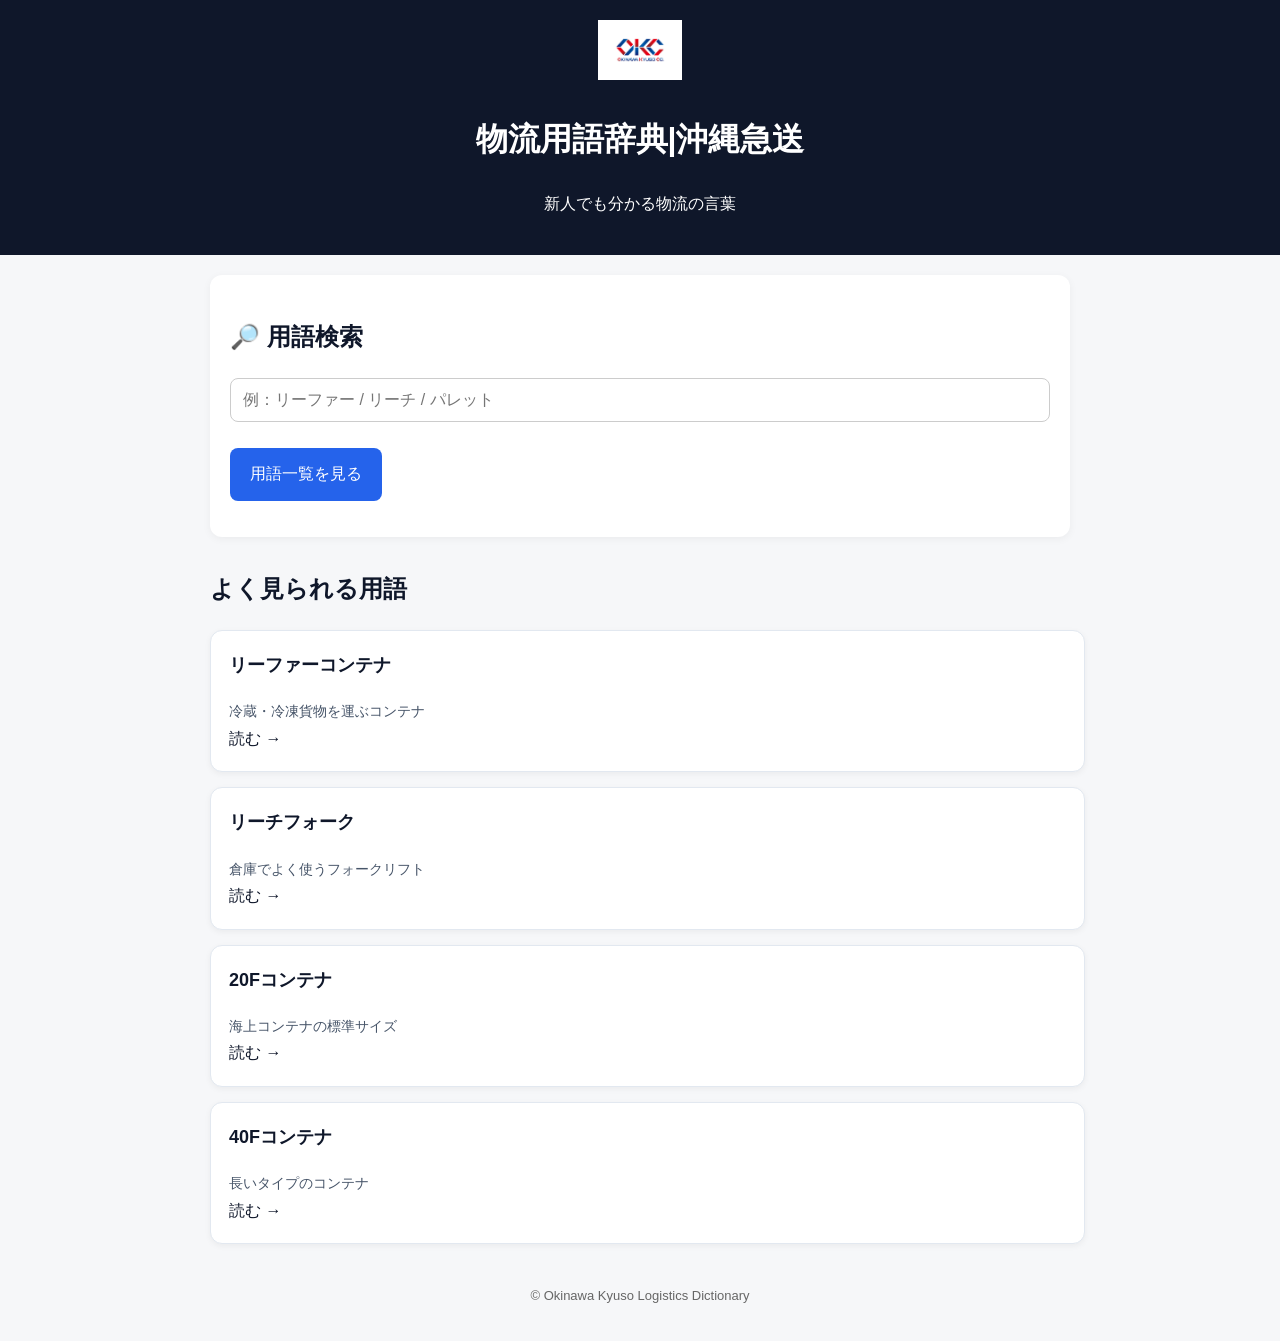
<file: index.html>
<!doctype html>
<html lang="ja">
<head>
  <meta name="robots" content="noindex,nofollow">
<meta charset="utf-8">
<meta name="viewport" content="width=device-width, initial-scale=1">
<title>物流用語辞典/沖縄急送</title>

<link rel="stylesheet" href="assets/css/style.css">

<style>

body{
font-family:-apple-system,BlinkMacSystemFont,"Segoe UI",Roboto,"Noto Sans JP",sans-serif;
margin:0;
background:#f6f7f9;
}

header{
background:#0f172a;
color:white;
padding:20px;
text-align:center;
}

.container{
max-width:900px;
margin:auto;
padding:20px;
}

.search-box{
background:white;
padding:20px;
border-radius:12px;
margin-bottom:30px;
box-shadow:0 2px 8px rgba(0,0,0,0.05);
}

.search-box input{
width:100%;
padding:12px;
font-size:16px;
border-radius:8px;
border:1px solid #ccc;
}

.button{
display:inline-block;
margin-top:10px;
padding:12px 20px;
background:#2563eb;
color:white;
border-radius:8px;
text-decoration:none;
}

.grid{
display:grid;
grid-template-columns:repeat(auto-fit,minmax(200px,1fr));
gap:15px;
}

.card{
background:white;
padding:18px;
border-radius:12px;
box-shadow:0 2px 6px rgba(0,0,0,0.05);
}

.card h3{
margin-top:0;
font-size:18px;
}

footer{
text-align:center;
font-size:13px;
color:#666;
margin-top:40px;
}

</style>
</head>


<body>

<header>
  <img src="assets/img/okinawakyuso_corporate_logo_logo.jpg" height="60">
<h1>物流用語辞典|沖縄急送</h1>
<p>新人でも分かる物流の言葉</p>
</header>


<div class="container">

<div class="search-box">

<h2>🔎 用語検索</h2>

<input
type="text"
placeholder="例：リーファー / リーチ / パレット"
onkeypress="if(event.key==='Enter'){location.href='terms/?q='+this.value}"
>

<p>
<a class="button" href="terms/index.html">
用語一覧を見る
</a>
</p>

</div>


<h2>よく見られる用語</h2>

<div class="grid">

<div class="card">
<h3>リーファーコンテナ</h3>
<p>冷蔵・冷凍貨物を運ぶコンテナ</p>
<a href="terms/reefer-container.html">読む →</a>
</div>

<div class="card">
<h3>リーチフォーク</h3>
<p>倉庫でよく使うフォークリフト</p>
<a href="terms/reach-forklift.html">読む →</a>
</div>

<div class="card">
<h3>20Fコンテナ</h3>
<p>海上コンテナの標準サイズ</p>
<a href="terms/20ft-container.html">読む →</a>
</div>

<div class="card">
<h3>40Fコンテナ</h3>
<p>長いタイプのコンテナ</p>
<a href="terms/40ft-container.html">読む →</a>
</div>

</div>


<footer>
<p>© Okinawa Kyuso Logistics Dictionary</p>
</footer>

</div>

</body>
</html>
</file>
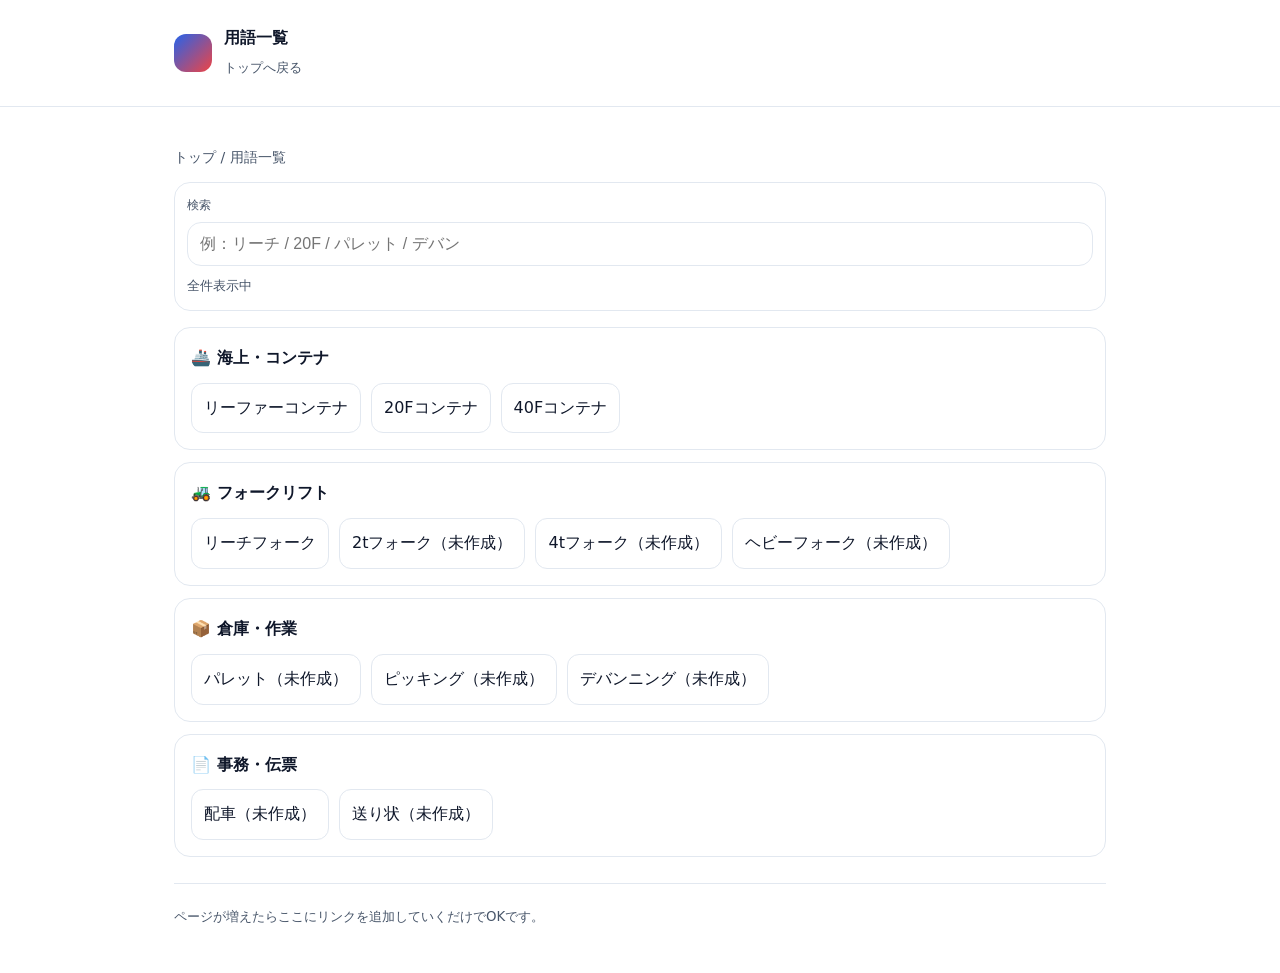
<file: terms/index.html>
<!doctype html>
<html lang="ja">
<head>
  <meta charset="utf-8" />
  <meta name="viewport" content="width=device-width, initial-scale=1" />
  <title>用語一覧 | 物流用語辞典</title>
  <link rel="stylesheet" href="../assets/css/style.css">
</head>
<body>

<header class="header">
  <div class="wrap header-inner">
    <div class="brand">
      <div class="logo" aria-hidden="true"></div>
      <div>
        <div class="brand-title">用語一覧</div>
        <small><a href="../index.html">トップへ戻る</a></small>
      </div>
    </div>
  </div>
</header>

<main class="wrap">
  <p class="breadcrumb">トップ / 用語一覧</p>

  <div class="searchbar">
    <label class="searchlabel" for="termSearch">検索</label>
    <input id="termSearch" class="searchinput" type="search" placeholder="例：リーチ / 20F / パレット / デバン" autocomplete="off">
    <div id="searchResult" class="searchresult">全件表示中</div>
  </div>

  <section class="section" id="container">
    <h2>🚢 海上・コンテナ</h2>
    <div class="related">
      <a class="term-link" href="reefer-container.html">リーファーコンテナ</a>
      <a class="term-link" href="20ft-container.html">20Fコンテナ</a>
      <a class="term-link" href="40ft-container.html">40Fコンテナ</a>
    </div>
  </section>

  <section class="section" id="forklift">
    <h2>🚜 フォークリフト</h2>
    <div class="related">
      <a class="term-link" href="reach-forklift.html">リーチフォーク</a>
      <a class="term-link" href="2t-forklift.html">2tフォーク（未作成）</a>
      <a class="term-link" href="4t-forklift.html">4tフォーク（未作成）</a>
      <a class="term-link" href="heavy-forklift.html">ヘビーフォーク（未作成）</a>
    </div>
  </section>

  <section class="section" id="warehouse">
    <h2>📦 倉庫・作業</h2>
    <div class="related">
      <a class="term-link" href="pallet.html">パレット（未作成）</a>
      <a class="term-link" href="picking.html">ピッキング（未作成）</a>
      <a class="term-link" href="devanning.html">デバンニング（未作成）</a>
    </div>
  </section>

  <section class="section" id="office">
    <h2>📄 事務・伝票</h2>
    <div class="related">
      <a class="term-link" href="haisha.html">配車（未作成）</a>
      <a class="term-link" href="waybill.html">送り状（未作成）</a>
    </div>
  </section>

  <div class="footer">
    <small>ページが増えたらここにリンクを追加していくだけでOKです。</small>
  </div>
</main>

<script src="../assets/js/terms-search.js"></script>
</body>
</html>
</file>
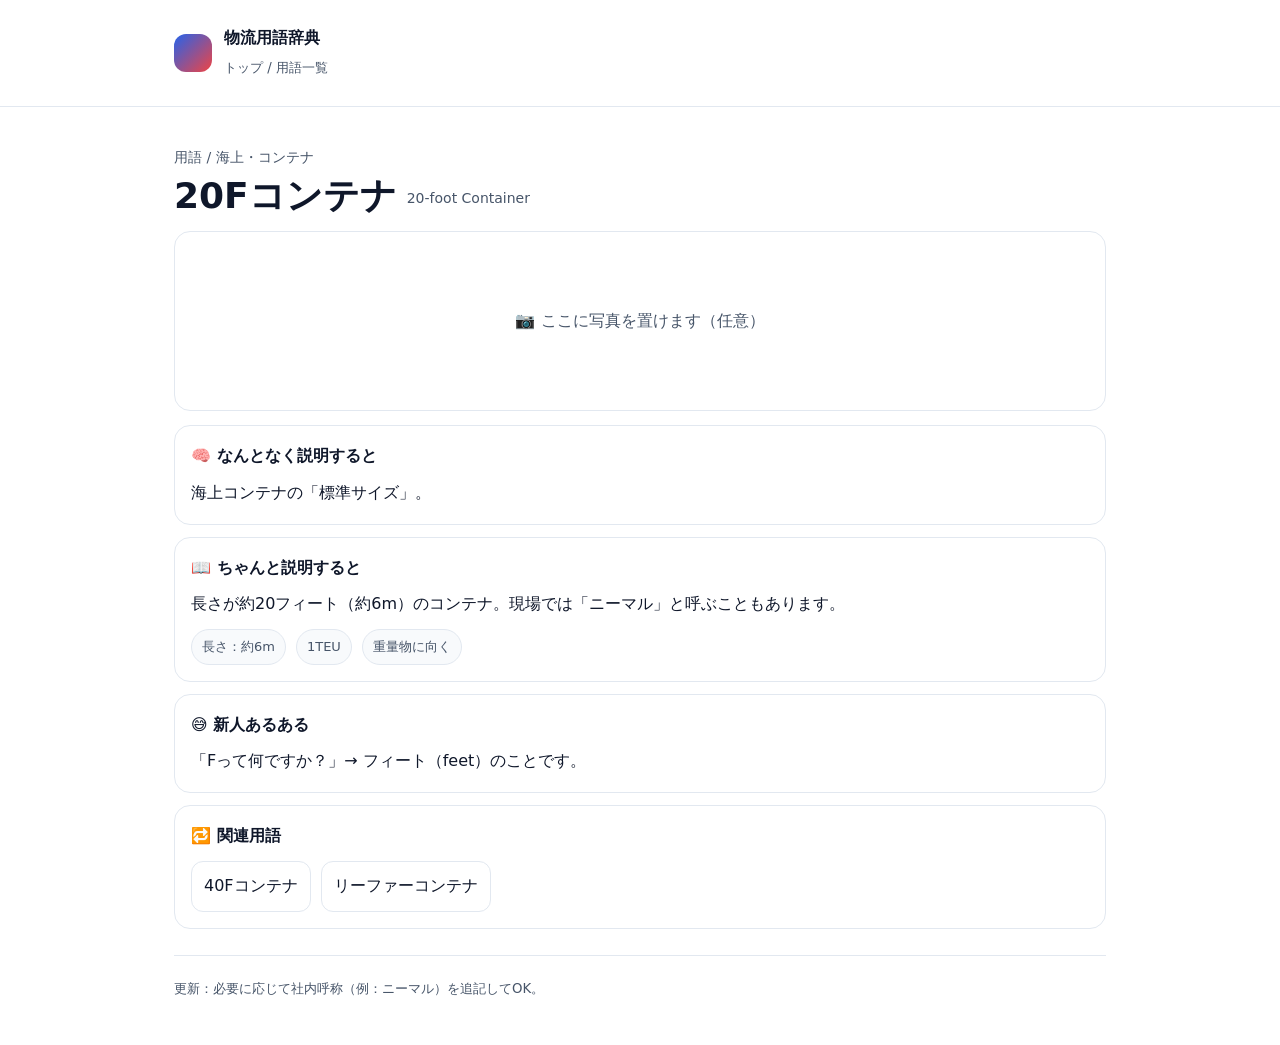
<file: terms/20ft-container.html>
<!doctype html>
<html lang="ja">
<head>
  <meta charset="utf-8" />
  <meta name="viewport" content="width=device-width, initial-scale=1" />
  <title>20Fコンテナ | 物流用語辞典</title>
  <link rel="stylesheet" href="../assets/css/style.css">
</head>
<body>

<header class="header">
  <div class="wrap header-inner">
    <div class="brand">
      <div class="logo" aria-hidden="true"></div>
      <div>
        <div class="brand-title">物流用語辞典</div>
        <small><a href="../index.html">トップ</a> / <a href="index.html">用語一覧</a></small>
      </div>
    </div>
  </div>
</header>

<main class="wrap">
  <p class="breadcrumb">用語 / 海上・コンテナ</p>

  <div class="term-title">
    <h1>20Fコンテナ</h1>
    <div class="term-sub">20-foot Container</div>
  </div>

  <div class="term-cover">📷 ここに写真を置けます（任意）</div>

  <section class="section">
    <h2>🧠 なんとなく説明すると</h2>
    <p>海上コンテナの「標準サイズ」。</p>
  </section>

  <section class="section">
    <h2>📖 ちゃんと説明すると</h2>
    <p>長さが約20フィート（約6m）のコンテナ。現場では「ニーマル」と呼ぶこともあります。</p>
    <div class="meta-row">
      <span class="tag">長さ：約6m</span>
      <span class="tag">1TEU</span>
      <span class="tag">重量物に向く</span>
    </div>
  </section>

  <section class="section">
    <h2>😅 新人あるある</h2>
    <p>「Fって何ですか？」→ フィート（feet）のことです。</p>
  </section>

  <section class="section">
    <h2>🔁 関連用語</h2>
    <div class="related">
      <a href="40ft-container.html">40Fコンテナ</a>
      <a href="reefer-container.html">リーファーコンテナ</a>
    </div>
  </section>

  <div class="footer">
    <small>更新：必要に応じて社内呼称（例：ニーマル）を追記してOK。</small>
  </div>
</main>

</body>
</html>
</file>
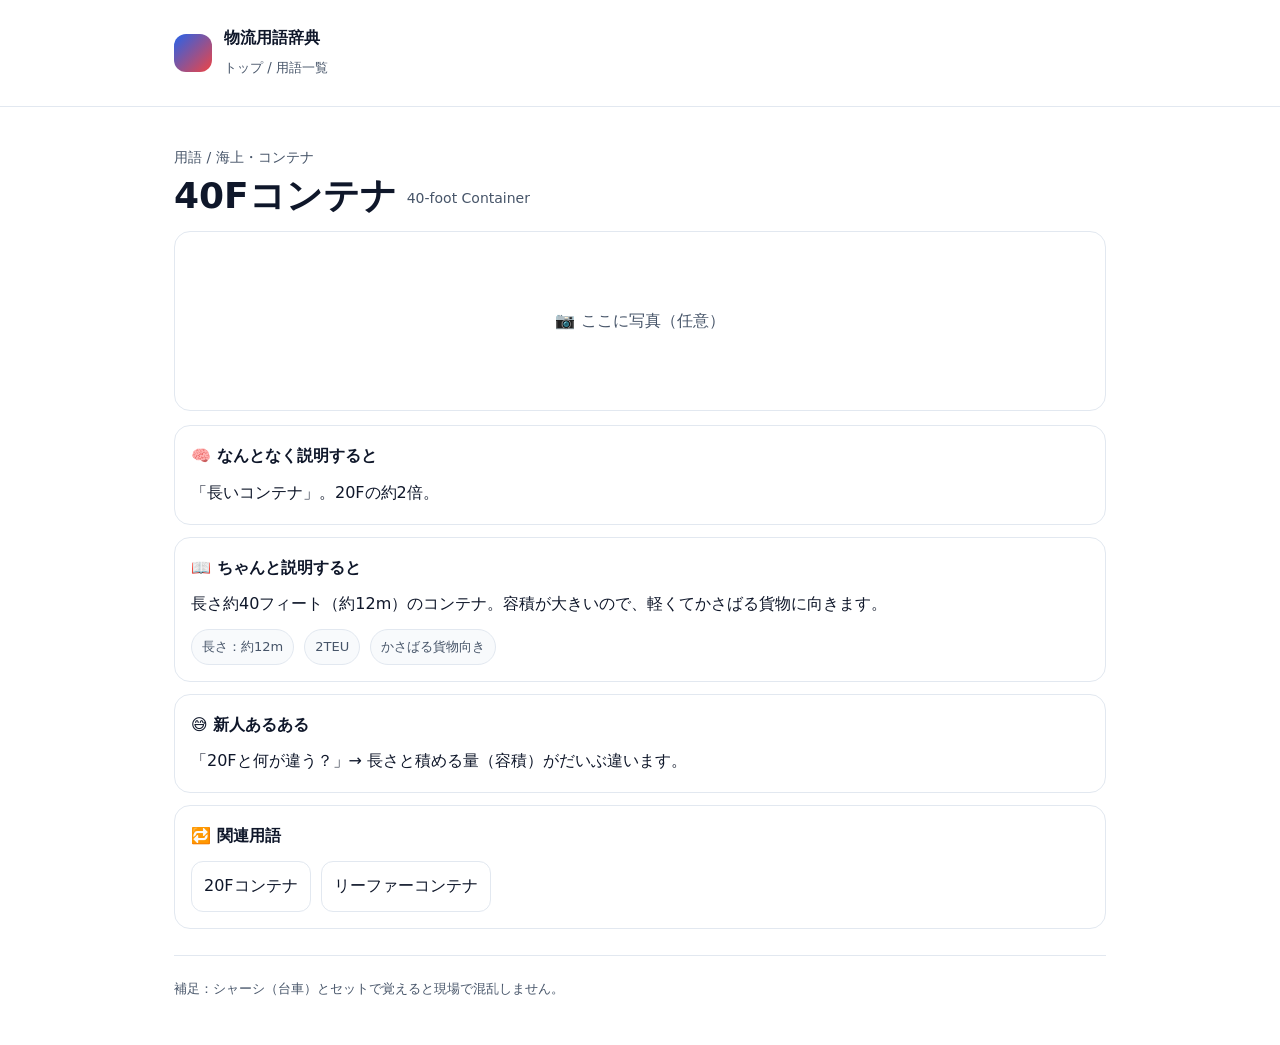
<file: terms/40ft-container.html>
<!doctype html>
<html lang="ja">
<head>
  <meta charset="utf-8" />
  <meta name="viewport" content="width=device-width, initial-scale=1" />
  <title>40Fコンテナ | 物流用語辞典</title>
  <link rel="stylesheet" href="../assets/css/style.css">
</head>
<body>

<header class="header">
  <div class="wrap header-inner">
    <div class="brand">
      <div class="logo" aria-hidden="true"></div>
      <div>
        <div class="brand-title">物流用語辞典</div>
        <small><a href="../index.html">トップ</a> / <a href="index.html">用語一覧</a></small>
      </div>
    </div>
  </div>
</header>

<main class="wrap">
  <p class="breadcrumb">用語 / 海上・コンテナ</p>

  <div class="term-title">
    <h1>40Fコンテナ</h1>
    <div class="term-sub">40-foot Container</div>
  </div>

  <div class="term-cover">📷 ここに写真（任意）</div>

  <section class="section">
    <h2>🧠 なんとなく説明すると</h2>
    <p>「長いコンテナ」。20Fの約2倍。</p>
  </section>

  <section class="section">
    <h2>📖 ちゃんと説明すると</h2>
    <p>長さ約40フィート（約12m）のコンテナ。容積が大きいので、軽くてかさばる貨物に向きます。</p>
    <div class="meta-row">
      <span class="tag">長さ：約12m</span>
      <span class="tag">2TEU</span>
      <span class="tag">かさばる貨物向き</span>
    </div>
  </section>

  <section class="section">
    <h2>😅 新人あるある</h2>
    <p>「20Fと何が違う？」→ 長さと積める量（容積）がだいぶ違います。</p>
  </section>

  <section class="section">
    <h2>🔁 関連用語</h2>
    <div class="related">
      <a href="20ft-container.html">20Fコンテナ</a>
      <a href="reefer-container.html">リーファーコンテナ</a>
    </div>
  </section>

  <div class="footer">
    <small>補足：シャーシ（台車）とセットで覚えると現場で混乱しません。</small>
  </div>
</main>

</body>
</html>
</file>
<file: assets/css/style.css>
:root{
  --bg:#ffffff;
  --text:#0f172a;
  --muted:#475569;
  --line:#e2e8f0;
  --card:#f8fafc;
  --accent:#2563eb;
  --accent2:#ef4444;
  --radius:16px;
}

*{box-sizing:border-box}
html,body{margin:0;padding:0}
body{
  font-family: system-ui, -apple-system, "Segoe UI", "Hiragino Kaku Gothic ProN", "Noto Sans JP", "Yu Gothic", sans-serif;
  color:var(--text);
  background:var(--bg);
  line-height:1.8;
}

a{color:inherit;text-decoration:none}
a:hover{color:var(--accent)}
small{color:var(--muted)}

.wrap{max-width:980px;margin:0 auto;padding:24px}
.header{
  position:sticky; top:0; background:rgba(255,255,255,.92);
  backdrop-filter: blur(6px);
  border-bottom:1px solid var(--line);
  z-index:10;
}
.header-inner{display:flex;gap:16px;align-items:center;justify-content:space-between}
.brand{display:flex;gap:12px;align-items:center}
.logo{
  width:38px;height:38px;border-radius:12px;
  background:linear-gradient(135deg,var(--accent),var(--accent2));
}
.brand-title{font-weight:800}
.nav{display:flex;gap:14px;flex-wrap:wrap}
.nav a{padding:8px 10px;border-radius:12px}
.nav a:hover{background:var(--card)}

.hero{padding:26px 0 8px}
.hero h1{font-size:clamp(24px, 4vw, 40px);line-height:1.2;margin:0 0 10px}
.hero p{margin:0;color:var(--muted)}
.badges{display:flex;gap:10px;flex-wrap:wrap;margin-top:14px}
.badge{
  display:inline-flex;align-items:center;gap:8px;
  border:1px solid var(--line);
  background:#fff;
  padding:6px 10px;border-radius:999px;font-size:14px;color:var(--muted)
}
.grid{display:grid;grid-template-columns:repeat(12,1fr);gap:14px;margin:18px 0 32px}
.card{
  grid-column:span 6;
  border:1px solid var(--line);
  background:var(--card);
  border-radius:var(--radius);
  padding:16px;
}
.card h2{margin:0 0 8px;font-size:18px}
.card p{margin:0;color:var(--muted);font-size:14px}
.card .list{margin:12px 0 0;padding:0;list-style:none;display:grid;gap:8px}
.pill{
  display:flex;align-items:center;justify-content:space-between;gap:12px;
  background:#fff;border:1px solid var(--line);
  padding:10px 12px;border-radius:14px;
}
.pill span{color:var(--muted);font-size:13px}

@media (max-width:840px){
  .card{grid-column:span 12}
  .nav{display:none}
}

.footer{border-top:1px solid var(--line);padding:18px 0;margin-top:26px;color:var(--muted)}
.kbd{font-family:ui-monospace, SFMono-Regular, Menlo, Monaco, Consolas, "Liberation Mono", "Courier New", monospace;
  border:1px solid var(--line);background:#fff;border-bottom-width:2px;
  padding:2px 6px;border-radius:8px;font-size:12px;color:var(--muted)
}

/* term page */
.breadcrumb{margin:14px 0 4px;color:var(--muted);font-size:14px}
.term-title{display:flex;gap:10px;align-items:flex-end;flex-wrap:wrap}
.term-title h1{margin:0;font-size:clamp(24px, 3.2vw, 36px);line-height:1.2}
.term-sub{color:var(--muted);font-size:14px;margin-bottom:6px}
.term-cover{
  margin:14px 0;
  border:1px solid var(--line);
  border-radius:var(--radius);
  overflow:hidden;
  background:#fff;
  min-height:180px;
  display:grid;place-items:center;
  color:var(--muted);
}
.section{
  border:1px solid var(--line);
  border-radius:var(--radius);
  background:#fff;
  padding:16px;
  margin:12px 0;
}
.section h2{margin:0 0 8px;font-size:16px}
.section p{margin:0}
.meta-row{display:flex;gap:10px;flex-wrap:wrap;margin-top:10px}
.tag{
  border:1px solid var(--line);
  background:var(--card);
  padding:5px 10px;border-radius:999px;font-size:13px;color:var(--muted)
}
.related{display:flex;gap:10px;flex-wrap:wrap;margin-top:10px}
.related a{border:1px solid var(--line);background:#fff;padding:8px 10px;border-radius:12px}
/* === Search bar (terms list) === */
.searchbar{
  position: sticky;
  top: 68px; /* ヘッダーの下に固定 */
  z-index: 9;
  margin: 12px 0 16px;
  padding: 12px;
  border: 1px solid var(--line);
  background: rgba(255,255,255,.92);
  backdrop-filter: blur(6px);
  border-radius: var(--radius);
}
.searchlabel{
  display:block;
  font-size: 12px;
  color: var(--muted);
  margin-bottom: 6px;
}
.searchinput{
  width: 100%;
  font-size: 16px; /* iPhoneで拡大されないサイズ */
  padding: 12px 12px;
  border-radius: 14px;
  border: 1px solid var(--line);
  outline: none;
}
.searchinput:focus{
  border-color: var(--accent);
}
.searchresult{
  margin-top: 8px;
  font-size: 13px;
  color: var(--muted);
}

/* === Mobile tap targets === */
.related a{
  display:inline-flex;
  align-items:center;
  min-height: 44px;  /* スマホの押しやすさ */
  padding: 10px 12px;
}

/* === Mobile spacing tweaks === */
@media (max-width: 520px){
  .wrap{padding:16px}
  .term-cover{min-height:140px}
  .section{padding:14px}
  .badge{font-size:13px}
  .searchbar{top: 58px}
}
</file>
